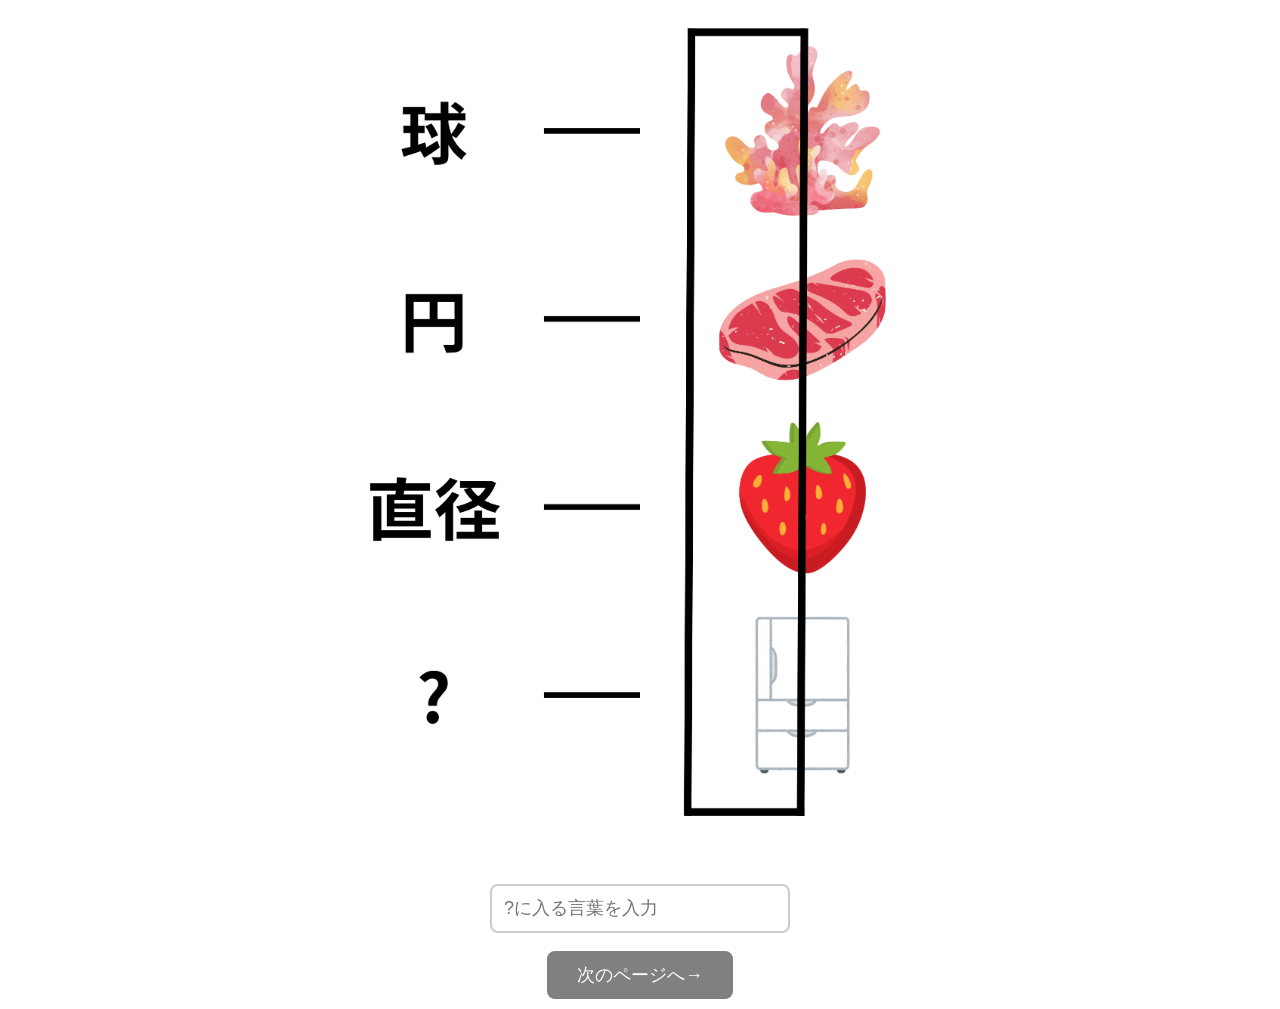
<file: index.html>
<!DOCTYPE html>
<html lang="ja">
<head>
<meta charset="UTF-8">
<meta name="viewport" content="width=device-width, initial-scale=1.0">
<title>問題1</title>
<link rel="stylesheet" href="style.css">
</head>

<body>

<img src="問1 (1).png" alt="問題1">

<input
    type="text"
    id="answer"
    placeholder="?に入る言葉を入力">

<br><br>

<button id="next" disabled>次のページへ→</button>

<script src="script.js"></script>
<script>
checkAnswer(["点","てん"],"question1.html");
</script>

</body>
</html>
</file>
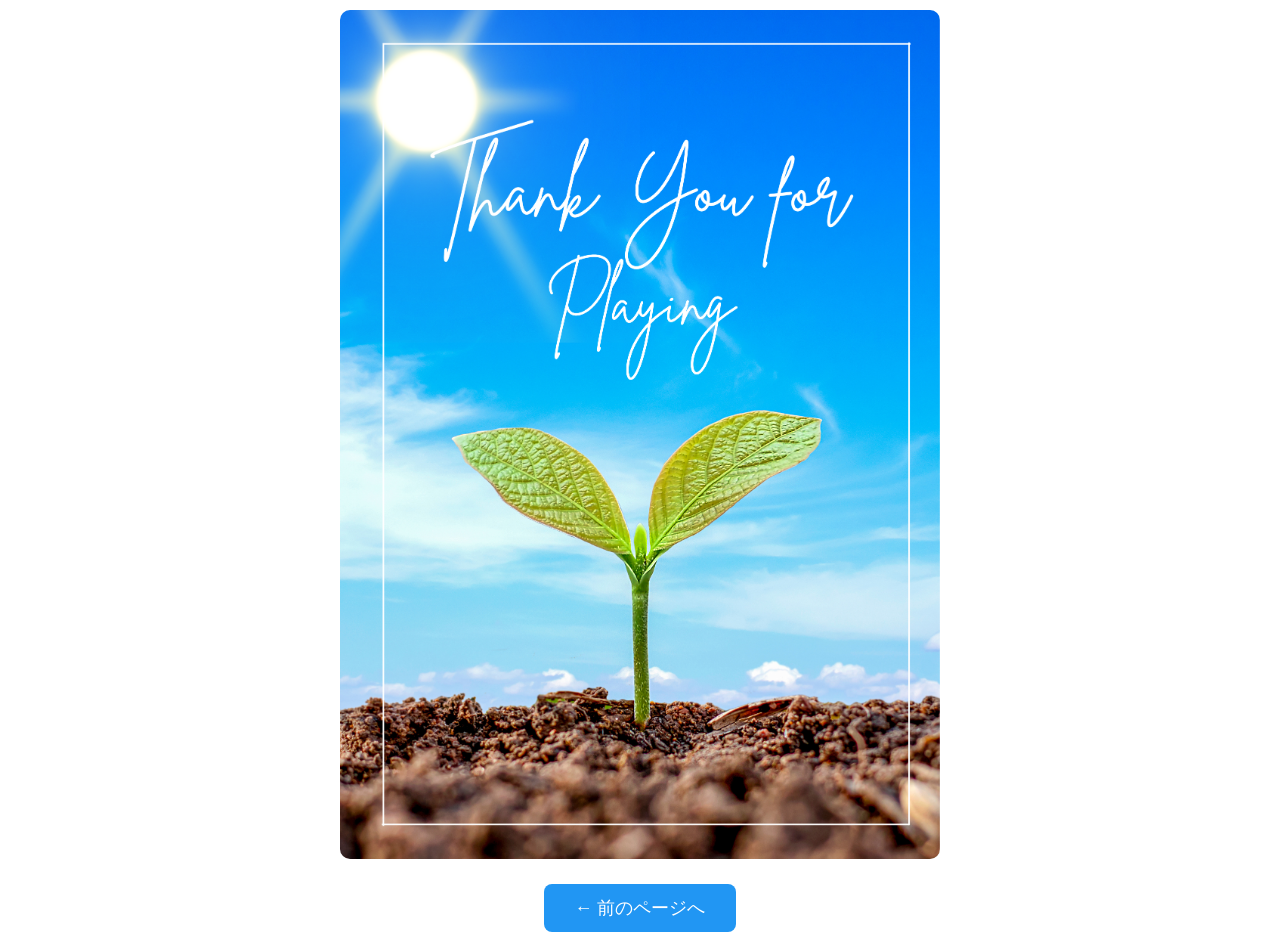
<file: goal.html>
<!DOCTYPE html>
<html lang="ja">
<head>
<meta charset="UTF-8">
<meta name="viewport" content="width=device-width, initial-scale=1.0">
<title>ゴール</title>
<link rel="stylesheet" href="style.css">
</head>
<body>
<img src="Thank you for.png" alt="ゴール">
<button onclick="history.back()">← 前のページへ</button>
</body>
</html>
</file>
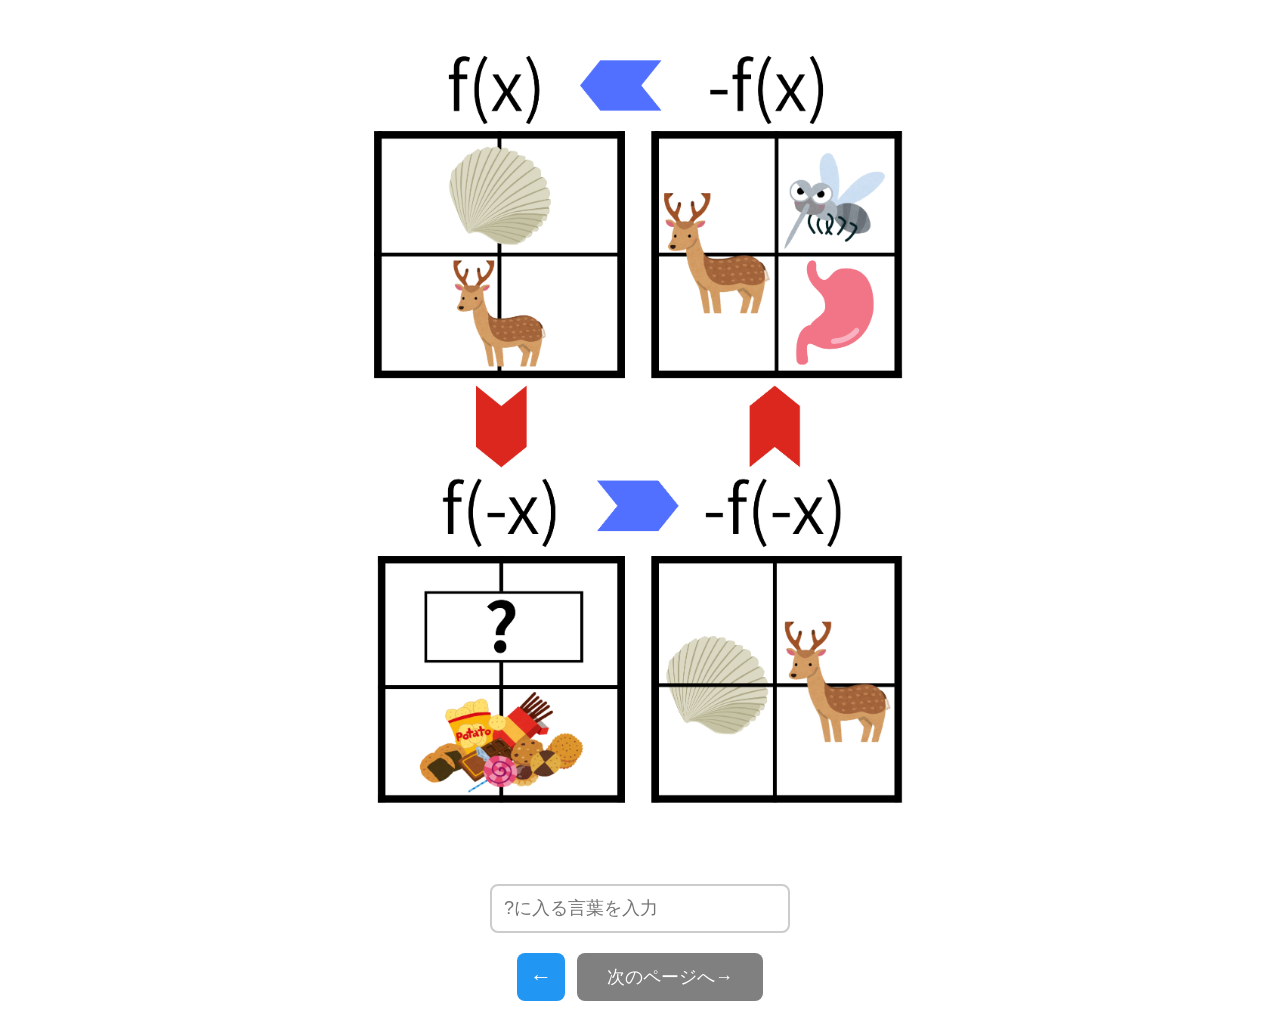
<file: question1.html>
<!DOCTYPE html>
<html lang="ja">
<head>
<meta charset="UTF-8">
<meta name="viewport" content="width=device-width, initial-scale=1.0">
<title>問題1</title>
<link rel="stylesheet" href="style.css">
</head>

<body>

<img src="問2.png" alt="問題1">

<input
    type="text"
    id="answer"
    placeholder="?に入る言葉を入力">

<div class="buttons">
    <button class="back" onclick="history.back()">←</button>
    <button id="next" disabled>次のページへ→</button>
</div>

<script src="script.js"></script>
<script>
checkAnswer(["いか","イカ"],"question2.html");
</script>
</body>
</html>
</file>
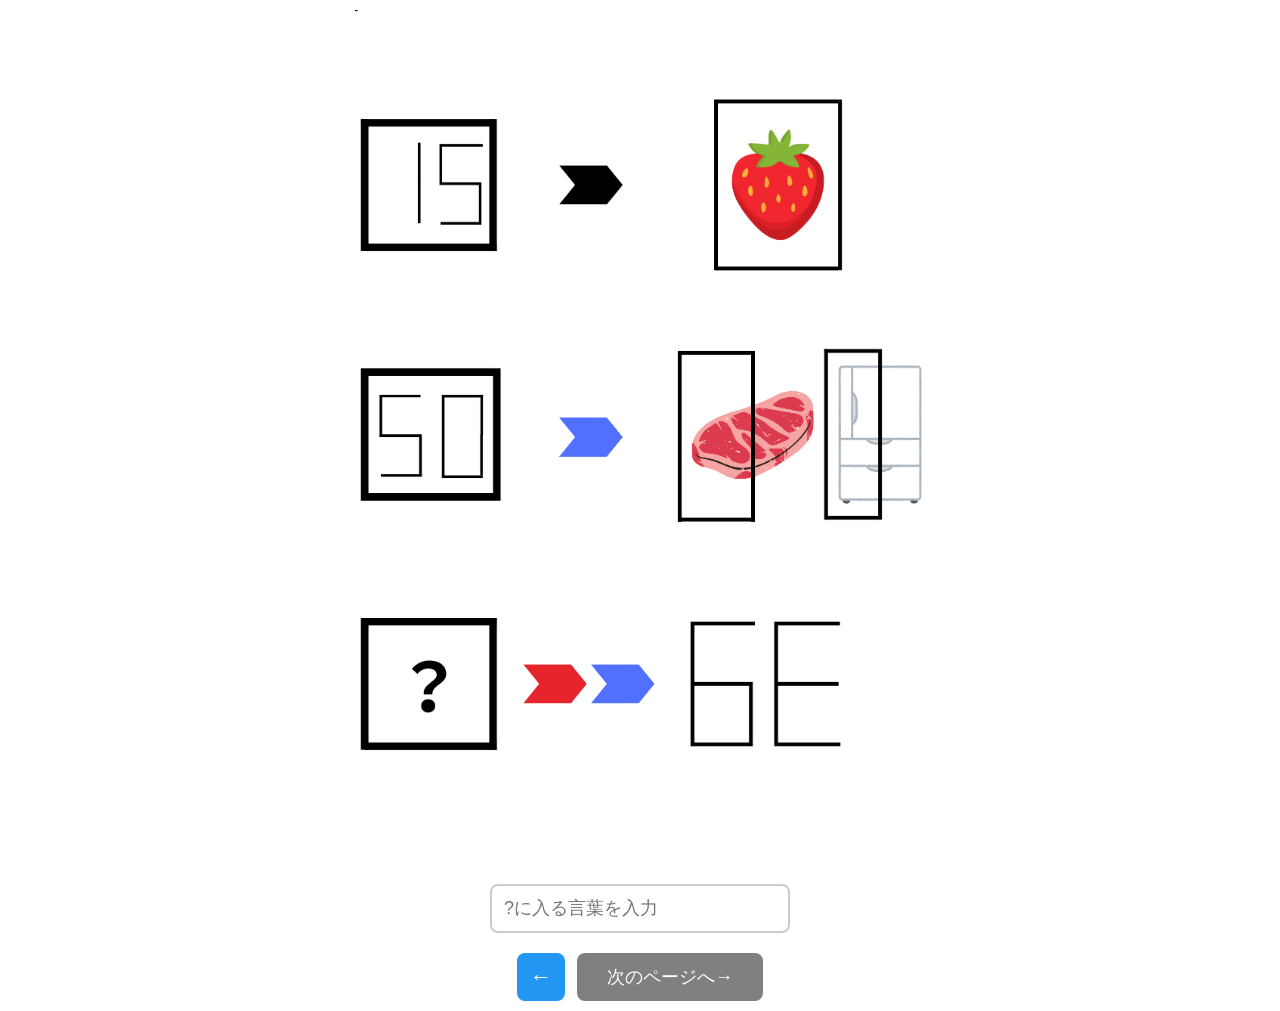
<file: question2.html>
<!DOCTYPE html>
<html lang="ja">
<head>
<meta charset="UTF-8">
<meta name="viewport" content="width=device-width, initial-scale=1.0">
<title>問題1</title>
<link rel="stylesheet" href="style.css">
</head>

<body>

<img src="問3.png" alt="問題1">

<input
    type="text"
    id="answer"
    placeholder="?に入る言葉を入力">

<div class="buttons">
    <button class="back" onclick="history.back()">←</button>
    <button id="next" disabled>次のページへ→</button>
</div>

<script src="script.js"></script>
<script>
checkAnswer(["サンキュー","39"],"goal.html");
</script>
</body>
</html>
</file>
<file: style.css>
body {
    background: white;
    font-family: sans-serif;
    text-align: center;
    margin: 0;
    padding: 10px 15px;
}

img {
    width: 100%;
    max-width: 600px;
    height: auto;
    display: block;
    margin: 0 auto 25px;
    border-radius: 10px;
}

input {
    width: 90%;
    max-width: 300px;
    padding: 12px;
    font-size: 18px;
    border: 2px solid #ccc;
    border-radius: 8px;
    box-sizing: border-box;
}

.buttons {
    display: flex;
    justify-content: center;
    align-items: center;
    gap: 12px;
    margin-top: 20px;
}

button {
    height: 48px;
    padding: 0 30px;
    font-size: 18px;
    background: #2196F3;
    color: white;
    border: none;
    border-radius: 8px;
    cursor: pointer;
    transition: background 0.2s;
}

button:hover:not(:disabled) {
    background: #1976D2;
}

button:disabled {
    background: gray;
    cursor: not-allowed;
}

.back {
    width: 48px;
    height: 48px;
    padding: 0;
    font-size: 22px;
    background: #2196F3;
    color: white;
    border: none;
    border-radius: 8px;
    cursor: pointer;
    transition: background 0.2s;
}

.back:hover {
    background: #1976D2;
}
</file>
